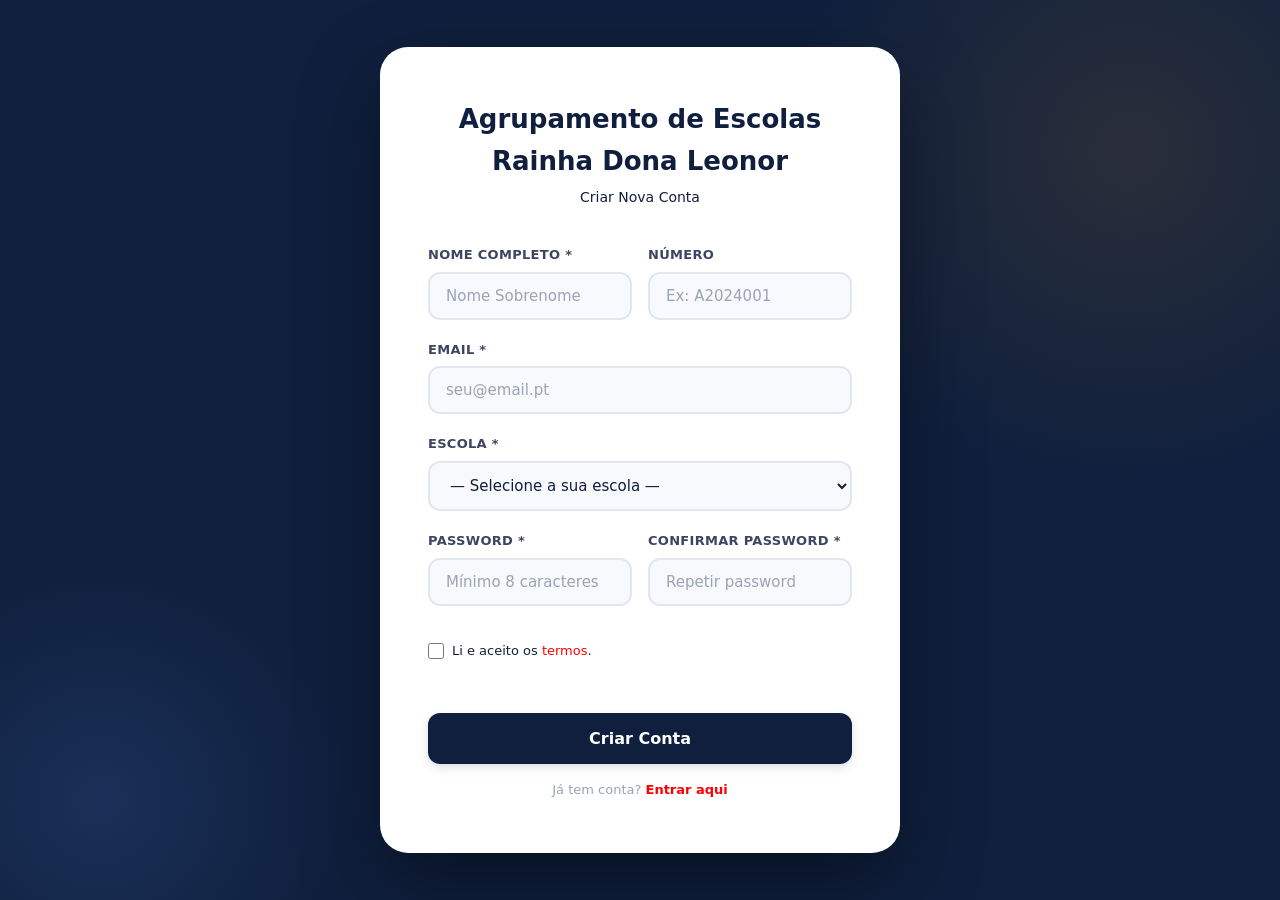
<file: public/criar_conta.html>
<!DOCTYPE html>
<html lang="pt">
<head>
  <meta charset="UTF-8"/>
  <meta name="viewport" content="width=device-width, initial-scale=1.0"/>
  <title>Agrupamento de Escola Rainha Dona Leonor</title>
  <link rel="stylesheet" href="style.css"/>
  <link rel="shortcut icon" href="imagem dos led.png" type="image/x-icon">
</head>
<body>

<div class="toast-container" id="toastContainer"></div>

<div style="min-height:100vh;display:flex;align-items:center;justify-content:center;background:var(--navy);position:relative;overflow:hidden;">

  <div class="login-bg-decoration"></div>

  <div class="login-card" style="max-width:520px;">

    <div class="login-logo">
      <h1>Agrupamento de Escolas Rainha Dona Leonor</h1>
      <p>Criar Nova Conta</p>
    </div>

    <div id="registerAlert"></div>

    <!-- Formulário de registo  -->
    <form id="registerForm" novalidate>

      <div class="form-row">
        <div class="form-group">
          <label class="form-label">Nome Completo *</label>
          <input type="text" id="regNome" class="form-input"
                 placeholder="Nome Sobrenome"
                 autocomplete="name" maxlength="100" required/>
        </div>
        <div class="form-group">
          <label class="form-label">Número</label>
          <input type="text" id="regNumero" class="form-input"
                 placeholder="Ex: A2024001"
                 maxlength="20"/>
        </div>
      </div>

      <div class="form-group">
        <label class="form-label">Email *</label>
        <input type="email" id="regEmail" class="form-input"
               placeholder="seu@email.pt"
               autocomplete="email" maxlength="150" required/>
      </div>

    <div class="form-group">
        <label class="form-label">Escola *</label>
        <select id="regEscola" class="form-input" required>
          <option value="">— Selecione a sua escola —</option>
          <option value="rainha">Rainha Dona Leonor</option>
          <option value="eugenio">Escola eugenio dos santos</option>
        </select>
      </div>

      <div class="form-row">
        <div class="form-group">
          <label class="form-label">Password *</label>
          <input type="password" id="regPassword" class="form-input"
                 placeholder="Mínimo 8 caracteres"
                 autocomplete="new-password" maxlength="128" required/>
        </div>
        <div class="form-group">
          <label class="form-label">Confirmar Password *</label>
          <input type="password" id="regPasswordConfirm" class="form-input"
                 placeholder="Repetir password"
                 autocomplete="new-password" maxlength="128" required/>
        </div>
      </div>

      <!-- Indicador de força da password -->
      <div id="pwStrength" style="margin-top:-12px;margin-bottom:16px;display:none;">
        <div style="height:4px;border-radius:2px;background:var(--gray-100);overflow:hidden;">
          <div id="pwStrengthBar" style="height:100%;width:0;transition:all 0.3s;border-radius:2px;"></div>
        </div>
        <span id="pwStrengthLabel" style="font-size:11px;color:var(--gray-500);margin-top:4px;display:block;"></span>
      </div>


      <!-- Termos obrigatórios -->
      <div style="display:flex;align-items:center;gap:8px;margin-top:15px;">
    <input type="checkbox" id="regTermos" required
         style="width:16px;height:16px;cursor:pointer;accent-color:var(--navy);flex-shrink:0;"/>
      <label for="regTermos" style="font-size:13px;cursor:pointer">
        Li e aceito os <a href="termos.html" target="_blank" style="color: red; font-size:13px; margin-top: 12px; ">termos</a>.
      </label>
    </div>
      <br>
      <br>

      <button type="submit" class="btn btn-navy btn-full btn-lg" id="registerBtn">
        Criar Conta
      </button>

    </form>

    <p class="text-center mt-16" style="font-size:13px;color:var(--gray-300);">
      Já tem conta? <a href="/" style="color:red;font-weight:600;">Entrar aqui</a>
    </p>
    </div>

  </div>
</div>

<script>
'use strict';

const $ = (sel) => document.querySelector(sel);
const setText = (el, txt) => { if (el) el.textContent = String(txt ?? ''); };

function showToast(msg, type = 'success') {
  const icons = { success: '✅', error: '❌', warning: '⚠️', info: 'ℹ️' };
  const container = $('#toastContainer');
  const toast = document.createElement('div');
  toast.className = `toast ${type}`;

  const icon = document.createElement('span');
  icon.className = 'toast-icon';
  setText(icon, icons[type] || 'ℹ️');

  const text = document.createElement('span');
  text.className = 'toast-msg';
  setText(text, msg);

  toast.appendChild(icon);
  toast.appendChild(text);
  container.appendChild(toast);

  setTimeout(() => {
    toast.style.animation = 'toastIn 0.3s reverse both';
    setTimeout(() => toast.remove(), 300);
  }, 4000);
}

function showAlert(msg, type = 'error') {
  const el = $('#registerAlert');
  el.innerHTML = '';
  const div = document.createElement('div');
  div.className = `alert alert-${type}`;
  setText(div, msg);
  el.appendChild(div);
  el.scrollIntoView({ behavior: 'smooth', block: 'nearest' });
}
function clearAlert() { $('#registerAlert').innerHTML = ''; }

// Força da password 
$('#regPassword').addEventListener('input', function () {
  const val  = this.value;
  const wrap = $('#pwStrength');
  const bar  = $('#pwStrengthBar');
  const lbl  = $('#pwStrengthLabel');

  if (!val) { wrap.style.display = 'none'; return; }
  wrap.style.display = 'block';

  let score = 0;
  if (val.length >= 8)           score++;
  if (val.length >= 12)          score++;
  if (/[A-Z]/.test(val))         score++;
  if (/[a-z]/.test(val))         score++;
  if (/\d/.test(val))            score++;
  if (/[^A-Za-z0-9]/.test(val)) score++;

  const levels = [
    { w: '16%',  color: '#e74c3c', label: 'Muito fraca'  },
    { w: '33%',  color: '#e67e22', label: 'Fraca'        },
    { w: '50%',  color: '#f39c12', label: 'Razoável'     },
    { w: '66%',  color: '#3498db', label: 'Boa'          },
    { w: '83%',  color: '#27ae60', label: 'Forte'        },
    { w: '100%', color: '#1a8a5a', label: 'Muito forte'  },
  ];
  const lvl = levels[Math.min(score, 5)];
  bar.style.width      = lvl.w;
  bar.style.background = lvl.color;
  setText(lbl, lvl.label);
});

// Sub,eter o registo
$('#registerForm').addEventListener('submit', async (e) => {
  e.preventDefault();
  clearAlert();

  const nome     = $('#regNome').value.trim();
  const numero   = $('#regNumero').value.trim();
  const email    = $('#regEmail').value.trim();
  const password = $('#regPassword').value;
  const confirm  = $('#regPasswordConfirm').value;
  const escola = $('#regEscola').value;
  const termosAceites = $('#regTermos').checked;
  const role     = document.querySelector('input[name="regRole"]:checked')?.value || 'aluno';

  if (!nome || !email || !password || !confirm) {
    showAlert('Preencha todos os campos obrigatórios (*).'); return;
  }
  if (nome.length < 2) {
    showAlert('O nome deve ter pelo menos 2 caracteres.'); return;
  }
  if (!/^\w+([.-]?\w+)*@\w+([.-]?\w+)*(\.\w{2,10})+$/.test(email)) {
    showAlert('Introduza um email válido.'); return;
  }
  if (password.length < 8) {
    showAlert('A password deve ter no mínimo 8 caracteres.'); return;
  }
  if (!/(?=.*[a-z])(?=.*[A-Z])(?=.*\d)/.test(password)) {
    showAlert('A password deve conter pelo menos uma maiúscula, uma minúscula e um número.'); return;
  }
  if (password !== confirm) {
    showAlert('As passwords não coincidem.');
    $('#regPasswordConfirm').classList.add('error'); return;
  }
  $('#regPasswordConfirm').classList.remove('error');

if (!escola || !['rainha','eugenio'].includes(escola)) {
  showAlert('Selecione a sua escola.'); return;
}
if (!termosAceites) {
  showAlert('Para poder proseguir é obrigatorio aceitar os termos e condições da plataforma.'); return; // NOTA: não inclui politica de privacidade 
}

  const btn = $('#registerBtn');
  setText(btn, 'A criar conta...');
  btn.disabled = true;

  try {
    const res = await fetch('/api/auth/register', {
      method: 'POST',
      headers: { 'Content-Type': 'application/json' },
      credentials: 'same-origin',
      body: JSON.stringify({ nome, numero, email, escola, password, role })
    });

    const data = await res.json();

    if (res.ok) {
      // Esconde formulário e mostra mensagem de sucesso
      $('#registerForm').style.display = 'none';
      document.querySelector('.text-center.mt-16').style.display = 'none';
      const alertEl = $('#registerAlert');
      alertEl.innerHTML = '';
      const div = document.createElement('div');
      div.style.cssText = 'text-align:center;padding:32px 16px;';
      div.innerHTML = `
        <h3 style="color:var(--navy);margin-bottom:8px;">Conta criada com sucesso!</h3>
        <p style="color:var(--gray-500);font-size:14px;margin-bottom:24px;">
          A sua conta está a aguardar ativação pelo administrador.<br/>
          Receberá um email quando a conta for ativada.
        </p>
        <a href="/" class="btn btn-navy">Voltar ao Login</a>
      `;
      alertEl.appendChild(div);
    } else {
      showAlert(data.message || 'Erro ao criar conta. Tente novamente.');
      setText(btn, 'Criar Conta');
      btn.disabled = false;
    }
  } catch (err) {
    showAlert('Erro de ligação. Verifique a sua conexão e tente novamente.');
    setText(btn, 'Criar Conta');
    btn.disabled = false;
  }
});
</script>

</body>
</html>
</file>
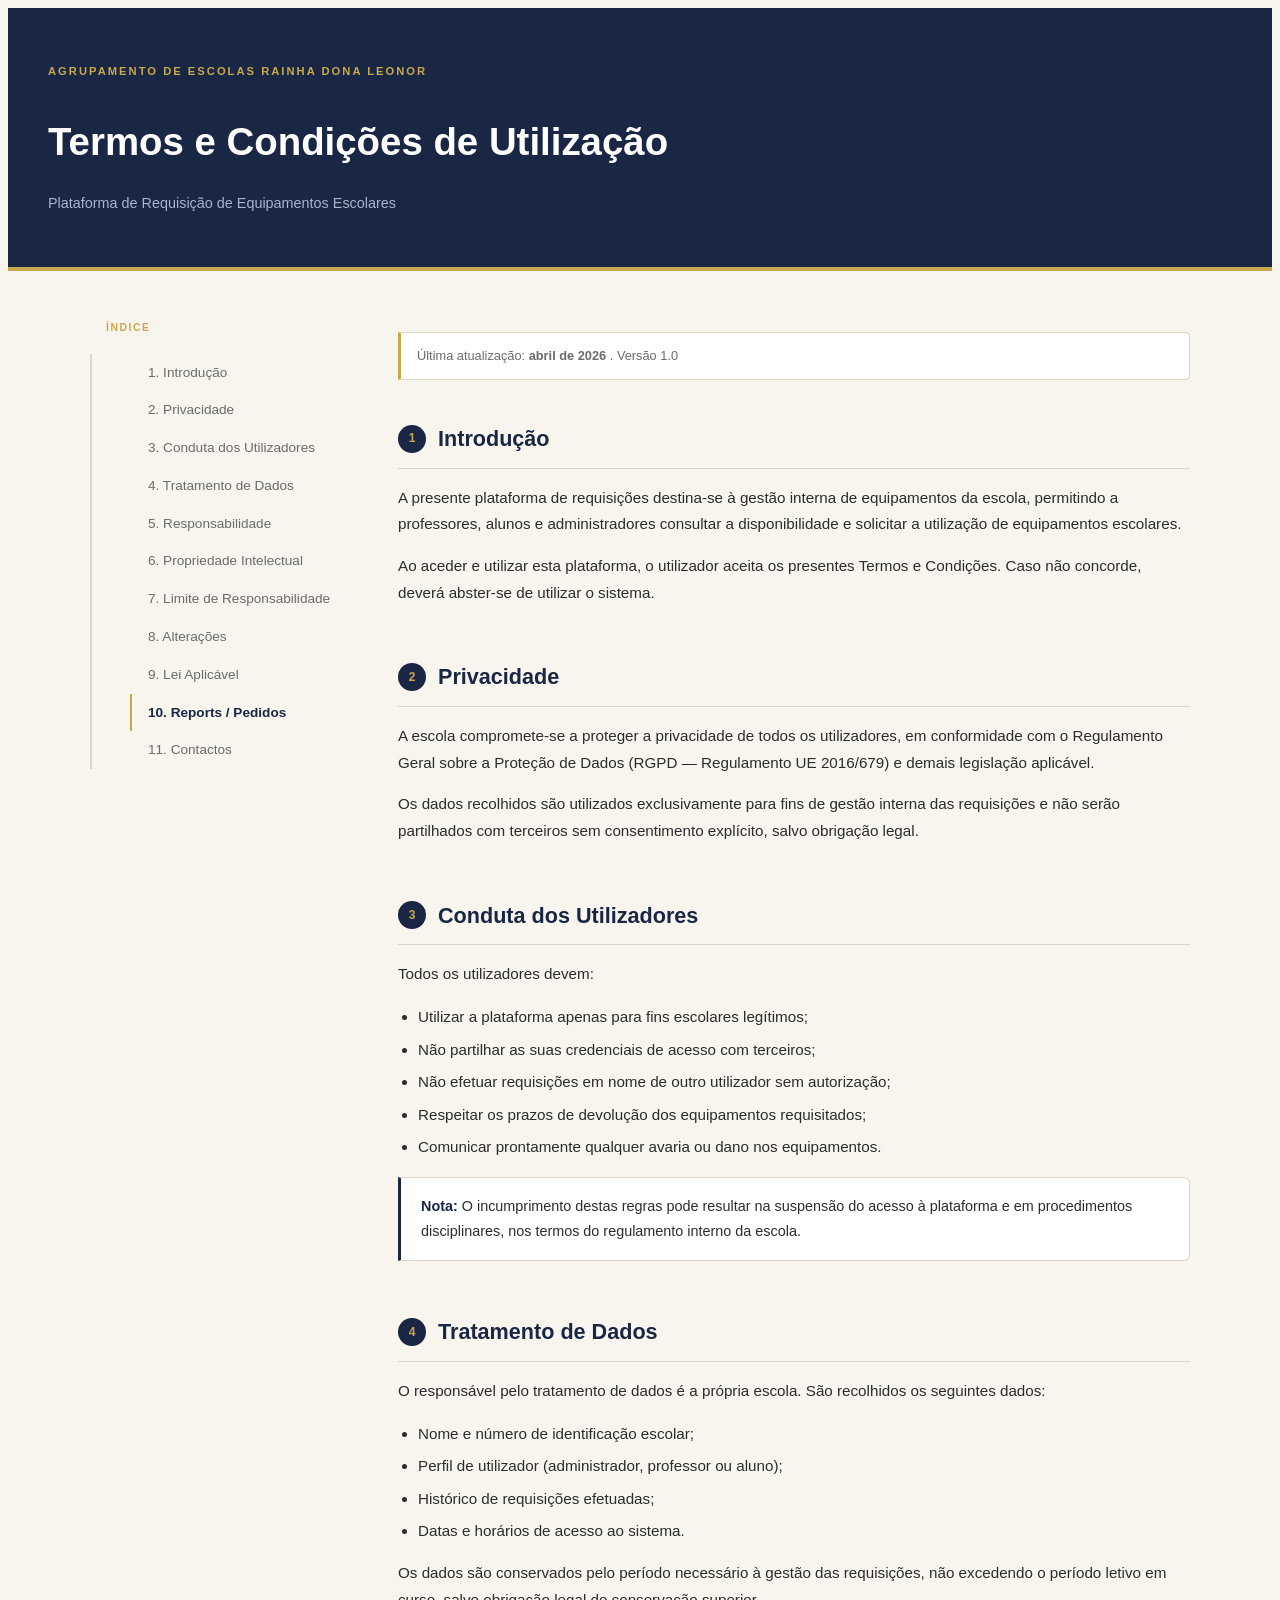
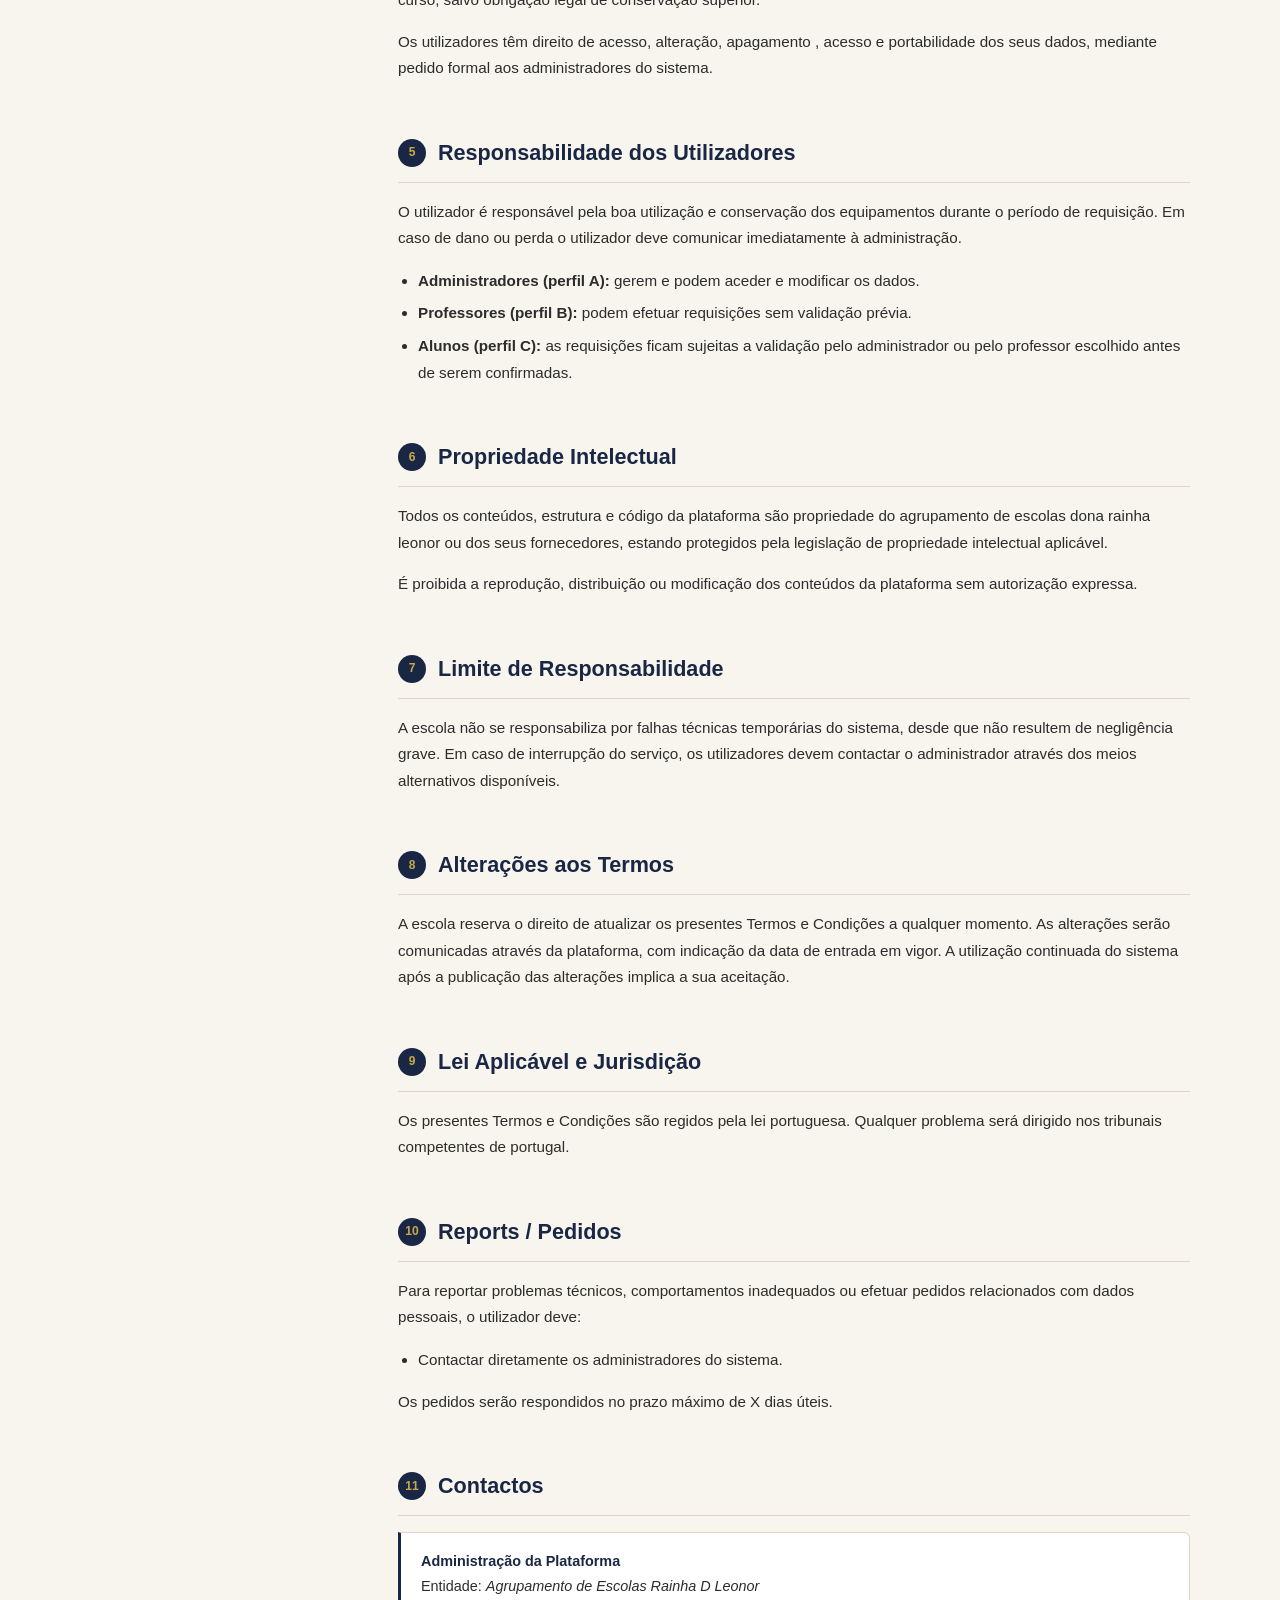
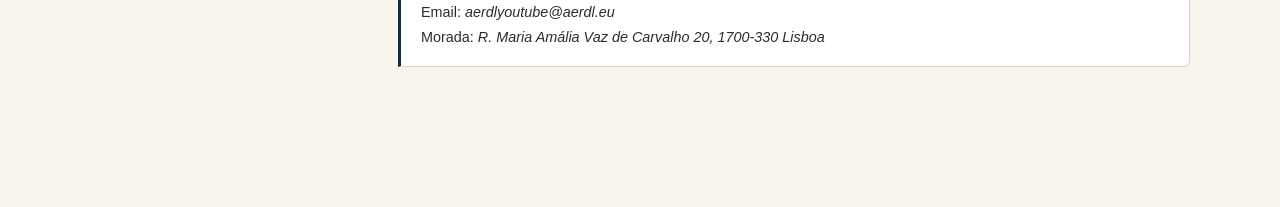
<file: public/termos.html>
<!DOCTYPE html>
<html lang="pt">
<head>
  <meta charset="UTF-8" />
  <meta name="viewport" content="width=device-width, initial-scale=1.0"/>
  <title>Termos e Condições - Agrupamento de Escolas Rainha Dona Leonor</title>
  <link rel="stylesheet" href="termos.css">
</head>
<body>

<header>
  <div class="badge">Agrupamento de Escolas Rainha Dona Leonor</div>
  <h1>Termos e Condições de Utilização</h1>
  <p>Plataforma de Requisição de Equipamentos Escolares</p>
</header>

<div class="layout">

  <nav class="terms-sidebar">
    <div class="sticky">
      <h2>Índice</h2>
      <ul id="nav-list">
        <li><a href="#intro">1. Introdução</a></li>
        <li><a href="#privacidade">2. Privacidade</a></li>
        <li><a href="#conduta">3. Conduta dos Utilizadores</a></li>
        <li><a href="#dados">4. Tratamento de Dados</a></li>
        <li><a href="#responsabilidade">5. Responsabilidade</a></li>
        <li><a href="#intelectual">6. Propriedade Intelectual</a></li>
        <li><a href="#limite">7. Limite de Responsabilidade</a></li>
        <li><a href="#alteracoes">8. Alterações</a></li>
        <li><a href="#lei">9. Lei Aplicável</a></li>
        <li><a href="#reports">10. Reports / Pedidos</a></li>
        <li><a href="#contactos">11. Contactos</a></li>
      </ul>
    </div>
  </nav>

  <main>

    <p class="last-updated">Última atualização: <strong>abril de 2026</strong> . Versão 1.0</p>

    <section id="intro">
      <h2><span class="num">1</span> Introdução</h2>
      <p>A presente plataforma de requisições destina-se à gestão interna de equipamentos da escola, permitindo a professores, alunos e administradores consultar a disponibilidade e solicitar a utilização de equipamentos escolares.</p>
      <p>Ao aceder e utilizar esta plataforma, o utilizador aceita os presentes Termos e Condições. Caso não concorde, deverá abster-se de utilizar o sistema.</p>
    </section>

    <section id="privacidade">
      <h2><span class="num">2</span> Privacidade</h2>
      <p>A escola compromete-se a proteger a privacidade de todos os utilizadores, em conformidade com o Regulamento Geral sobre a Proteção de Dados (RGPD — Regulamento UE 2016/679) e demais legislação aplicável.</p>
      <p>Os dados recolhidos são utilizados exclusivamente para fins de gestão interna das requisições e não serão partilhados com terceiros sem consentimento explícito, salvo obrigação legal.</p>
    </section>

    <section id="conduta">
      <h2><span class="num">3</span> Conduta dos Utilizadores</h2>
      <p>Todos os utilizadores devem:</p>
      <ul>
        <li>Utilizar a plataforma apenas para fins escolares legítimos;</li>
        <li>Não partilhar as suas credenciais de acesso com terceiros;</li>
        <li>Não efetuar requisições em nome de outro utilizador sem autorização;</li>
        <li>Respeitar os prazos de devolução dos equipamentos requisitados;</li>
        <li>Comunicar prontamente qualquer avaria ou dano nos equipamentos.</li>
      </ul>
      <div class="highlight-box">
        <strong>Nota:</strong> O incumprimento destas regras pode resultar na suspensão do acesso à plataforma e em procedimentos disciplinares, nos termos do regulamento interno da escola.
      </div>
    </section>

    <section id="dados">
      <h2><span class="num">4</span> Tratamento de Dados</h2>
      <p>O responsável pelo tratamento de dados é a própria escola. São recolhidos os seguintes dados:</p>
      <ul>
        <li>Nome e número de identificação escolar;</li>
        <li>Perfil de utilizador (administrador, professor ou aluno);</li>
        <li>Histórico de requisições efetuadas;</li>
        <li>Datas e horários de acesso ao sistema.</li>
      </ul>
      <p>Os dados são conservados pelo período necessário à gestão das requisições, não excedendo o período letivo em curso, salvo obrigação legal de conservação superior.</p>
      <p>Os utilizadores têm direito de acesso, alteração, apagamento , acesso e portabilidade dos seus dados, mediante pedido formal aos administradores do sistema.</p>
    </section>

    <section id="responsabilidade">
      <h2><span class="num">5</span> Responsabilidade dos Utilizadores</h2>
      <p>O utilizador é responsável pela boa utilização e conservação dos equipamentos durante o período de requisição. Em caso de dano ou perda o utilizador deve comunicar imediatamente à administração.</p>
      <ul>
        <li><strong>Administradores (perfil A):</strong> gerem e podem aceder e modificar os dados.</li>
        <li><strong>Professores (perfil B):</strong> podem efetuar requisições sem validação prévia.</li>
        <li><strong>Alunos (perfil C):</strong> as requisições ficam sujeitas a validação pelo administrador ou pelo professor escolhido antes de serem confirmadas.</li>
      </ul>
    </section>

    <section id="intelectual">
      <h2><span class="num">6</span> Propriedade Intelectual</h2>
      <p>Todos os conteúdos, estrutura e código da plataforma são propriedade do agrupamento de escolas dona rainha leonor ou dos seus fornecedores, estando protegidos pela legislação de propriedade intelectual aplicável.</p>
      <p>É proibida a reprodução, distribuição ou modificação dos conteúdos da plataforma sem autorização expressa.</p>
    </section>

    <section id="limite">
      <h2><span class="num">7</span> Limite de Responsabilidade</h2>
      <p>A escola não se responsabiliza por falhas técnicas temporárias do sistema, desde que não resultem de negligência grave. Em caso de interrupção do serviço, os utilizadores devem contactar o administrador através dos meios alternativos disponíveis.</p>
    </section>

    <section id="alteracoes">
      <h2><span class="num">8</span> Alterações aos Termos</h2>
      <p>A escola reserva o direito de atualizar os presentes Termos e Condições a qualquer momento. As alterações serão comunicadas através da plataforma, com indicação da data de entrada em vigor. A utilização continuada do sistema após a publicação das alterações implica a sua aceitação.</p>
    </section>

    <section id="lei">
      <h2><span class="num">9</span> Lei Aplicável e Jurisdição</h2>
      <p>Os presentes Termos e Condições são regidos pela lei portuguesa. Qualquer problema será dirigido nos tribunais competentes de portugal.</p>
    </section>

    <section id="reports">
      <h2><span class="num">10</span> Reports / Pedidos</h2>
      <p>Para reportar problemas técnicos, comportamentos inadequados ou efetuar pedidos relacionados com dados pessoais, o utilizador deve:</p>
      <ul>
        <li>Contactar diretamente os administradores do sistema.</li>
      </ul>
      <p>Os pedidos serão respondidos no prazo máximo de X dias úteis.</p>
    </section>

    <section id="contactos">
      <h2><span class="num">11</span> Contactos</h2>
      <div class="highlight-box">
        <strong>Administração da Plataforma</strong><br/>
        Entidade: <em>Agrupamento de Escolas Rainha D Leonor</em><br/>
        Email: <em>aerdlyoutube@aerdl.eu</em><br/>
        Morada: <em>R. Maria Amália Vaz de Carvalho 20, 1700-330 Lisboa</em>
      </div>
    </section>

  </main>
</div>

<script>
  const sections = document.querySelectorAll('section[id]');
  const navLinks = document.querySelectorAll('#nav-list a');

  const observer = new IntersectionObserver((entries) => {
    entries.forEach(entry => {
      if (entry.isIntersecting) {
        navLinks.forEach(a => a.classList.remove('active'));
        const active = document.querySelector(`#nav-list a[href="#${entry.target.id}"]`);
        if (active) active.classList.add('active');
      }
    });
  }, { rootMargin: '-30% 0px -60% 0px' });

  sections.forEach(s => observer.observe(s));
</script>

</body>
</html>
</file>
<file: public/style.css>
:root {
  --navy: #0f1f3d;
  --navy-mid: #1a3460;
  --navy-light: #2a4a80;
  --amber: #e8a020;
  --amber-light: #f5c250;
  --amber-pale: #fef5e0;
  --white: #ffffff;
  --off-white: #f8f9fc;
  --gray-50: #f0f2f7;
  --gray-100: #e2e6ef;
  --gray-300: #9aa3b8;
  --gray-500: #6b7591;
  --gray-700: #3d4560;
  --green: #1a8a5a;
  --green-light: #e8f5ee;
  --red: #c0392b;
  --red-light: #fdf0ee;
  --orange: #d97706;
  --orange-light: #fef3e2;
  --blue: #2563eb;
  --blue-light: #eff6ff;
  
  --shadow-sm: 0 1px 3px rgba(15,31,61,0.08), 0 1px 2px rgba(15,31,61,0.04);
  --shadow-md: 0 4px 12px rgba(15,31,61,0.10), 0 2px 4px rgba(15,31,61,0.06);
  --shadow-lg: 0 16px 40px rgba(15,31,61,0.14), 0 4px 8px rgba(15,31,61,0.08);
  --shadow-amber: 0 4px 20px rgba(232,160,32,0.25);
  
  --radius-sm: 6px;
  --radius-md: 12px;
  --radius-lg: 20px;
  --radius-xl: 28px;
  
  --transition: all 0.22s cubic-bezier(0.4,0,0.2,1);
}


*, *::before, *::after { box-sizing: border-box; margin: 0; padding: 0; }
html { scroll-behavior: smooth; font-size: 16px; }
body {
    font-family: -apple-system, BlinkMacSystemFont, 'Segoe UI', system-ui, sans-serif;
  background: var(--off-white);
  color: var(--navy);
  min-height: 100vh;
  line-height: 1.6;
}

img { max-width: 100%; display: block; }
button { cursor: pointer; font-family: inherit; }
input, textarea, select { font-family: inherit; }
a { text-decoration: none; color: inherit; }

.page { display: none; min-height: 100vh; }
.page.active { display: block; }
.page.flex-page { display: none; }
.page.flex-page.active { display: flex; }

#loginPage {
  min-height: 100vh;
  display: none;
  align-items: center;
  justify-content: center;
  background: var(--navy);
  position: relative;
  overflow: hidden;
}
#loginPage.active { display: flex; }

.login-bg-decoration {
  position: absolute; inset: 0; pointer-events: none;
}
.login-bg-decoration::before {
  content: '';
  position: absolute;
  top: -200px; right: -200px;
  width: 700px; height: 700px;
  border-radius: 50%;
  background: radial-gradient(circle, rgba(232,160,32,0.12) 0%, transparent 70%);
}
.login-bg-decoration::after {
  content: '';
  position: absolute;
  bottom: -150px; left: -150px;
  width: 500px; height: 500px;
  border-radius: 50%;
  background: radial-gradient(circle, rgba(42,74,128,0.4) 0%, transparent 70%);
}

.login-card {
  background: var(--white);
  border-radius: var(--radius-xl);
  padding: 52px 48px;
  width: 100%;
  max-width: 460px;
  position: relative;
  z-index: 1;
  box-shadow: 0 32px 80px rgba(0,0,0,0.4);
  animation: slideUp 0.5s cubic-bezier(0.4,0,0.2,1) both;
}
@keyframes slideUp {
  from { opacity: 0; transform: translateY(30px); }
  to   { opacity: 1; transform: translateY(0); }
}

.login-logo {
  text-align: center;
  margin-bottom: 36px;
}

.login-logo h1 {
  font-size: 26px; font-weight: 700;
}

.login-logo p {
  font-size: 14px;
  margin-top: 4px;
}

.form-group { margin-bottom: 20px; }
.form-label {
  display: block;
  font-size: 13px; font-weight: 600;
  color: var(--gray-700);
  margin-bottom: 6px;
  letter-spacing: 0.3px;
  text-transform: uppercase;
}
.form-input {
  width: 100%;
  padding: 13px 16px;
  border: 2px solid var(--gray-100);
  border-radius: var(--radius-md);
  font-size: 15px;
  color: var(--navy);
  background: var(--off-white);
  transition: var(--transition);
  outline: none;
}
.form-input:focus {
  border-color: var(--amber);
  background: var(--white);
  box-shadow: 0 0 0 4px rgba(232,160,32,0.12);
}
.form-input::placeholder { color: var(--gray-300); }
.form-input.error { border-color: var(--red); }
select.form-input { cursor: pointer; }

.form-row { display: grid; grid-template-columns: 1fr 1fr; gap: 16px; }

.btn {
  display: inline-flex; align-items: center; justify-content: center; gap: 8px;
  padding: 12px 24px;
  border: none; border-radius: var(--radius-md);
  font-size: 15px; font-weight: 600;
  cursor: pointer; transition: var(--transition);
  white-space: nowrap; user-select: none;
}
.btn-primary {
  background: linear-gradient(135deg, var(--amber), #d4831a);
  color: var(--white);
  box-shadow: var(--shadow-amber);
}
.btn-primary:hover { filter: brightness(1.08); transform: translateY(-1px); box-shadow: 0 6px 25px rgba(232,160,32,0.35); }
.btn-primary:active { transform: translateY(0); }
.btn-secondary {
  background: var(--gray-50); color: var(--navy);
  border: 2px solid var(--gray-100);
}
.btn-secondary:hover { background: var(--gray-100); }
.btn-navy {
  background: var(--navy); color: var(--white);
  box-shadow: var(--shadow-md);
}
.btn-navy:hover { background: var(--navy-mid); transform: translateY(-1px); }
.btn-danger { background: var(--red); color: var(--white); }
.btn-danger:hover { background: #a93226; transform: translateY(-1px); }
.btn-success { background: var(--green); color: var(--white); }
.btn-success:hover { background: #157a4e; transform: translateY(-1px); }
.btn-sm { padding: 8px 16px; font-size: 13px; border-radius: var(--radius-sm); }
.btn-full { width: 100%; }
.btn-lg { padding: 16px 32px; font-size: 16px; }
.btn:disabled { opacity: 0.5; cursor: not-allowed; transform: none; }

#appPage {
  display: none;
  min-height: 100vh;
  background: var(--off-white);
}
#appPage.active { display: block; }

.sidebar {
  position: fixed; top: 0; left: 0;
  width: 260px; height: 100vh;
  background: var(--navy);
  display: flex; flex-direction: column;
  z-index: 100;
  box-shadow: 4px 0 20px rgba(0,0,0,0.15);
}
.sidebar-brand {
  padding: 28px 24px 20px;
  border-bottom: 1px solid rgba(255,255,255,0.08);
}
.sidebar-brand h2 {
  font-size: 18px; font-weight: 700;
  color: var(--white);
}
.sidebar-brand p {
  font-size: 12px; color: rgba(255,255,255,0.45);
  margin-top: 2px;
}

.sidebar-nav {
  flex: 1; padding: 16px 0; overflow-y: auto;
}
.nav-section-title {
  font-size: 10px; font-weight: 700;
  color: rgba(255,255,255,0.3);
  letter-spacing: 1.5px; text-transform: uppercase;
  padding: 8px 24px 4px;
  margin-top: 8px;
}
.nav-item {
  display: flex; align-items: center; gap: 12px;
  padding: 11px 24px;
  color: rgba(255,255,255,0.6);
  font-size: 14px; font-weight: 500;
  cursor: pointer; transition: var(--transition);
  border-left: 3px solid transparent;
  position: relative;
}
.nav-item:hover { color: var(--white); background: rgba(255,255,255,0.06); }
.nav-item.active {
  color: var(--amber-light);
  background: rgba(232,160,32,0.08);
  border-left-color: var(--amber);
}
.nav-item .nav-icon { font-size: 18px; width: 22px; text-align: center; }
.nav-badge {
  margin-left: auto;
  background: var(--red); color: white;
  font-size: 11px; font-weight: 700;
  padding: 2px 7px; border-radius: 20px;
  min-width: 20px; text-align: center;
  display: none;
}
.nav-badge.show { display: inline-block; }

.sidebar-user {
  padding: 16px 24px;
  border-top: 1px solid rgba(255,255,255,0.08);
  display: flex; align-items: center; gap: 12px;
}
.user-avatar {
  width: 38px; height: 38px;
  background: linear-gradient(135deg, var(--navy-light), var(--amber));
  border-radius: 50%;
  display: flex; align-items: center; justify-content: center;
  font-size: 16px; font-weight: 700; color: white;
  flex-shrink: 0;
}
.user-info { flex: 1; min-width: 0; }
.user-name {
  font-size: 13px; font-weight: 600; color: var(--white);
  white-space: nowrap; overflow: hidden; text-overflow: ellipsis;
}
.user-role {
  font-size: 11px; color: rgba(255,255,255,0.4);
  text-transform: capitalize;
}
.btn-logout {
  background: none; border: none; padding: 6px;
  color: rgba(255,255,255,0.4); cursor: pointer;
  border-radius: 8px; transition: var(--transition); font-size: 16px;
}
.btn-logout:hover { color: var(--red); background: rgba(255,255,255,0.06); }

.main-content {
  margin-left: 260px;
  min-height: 100vh;
  display: flex; flex-direction: column;
}
.main-header {
  background: var(--white);
  padding: 20px 36px;
  border-bottom: 1px solid var(--gray-100);
  display: flex; align-items: center; justify-content: space-between;
  position: sticky; top: 0; z-index: 50;
  box-shadow: var(--shadow-sm);
}
.header-title h1 {
  font-size: 22px; font-weight: 700; color: var(--navy);
}
.header-title p { font-size: 13px; color: var(--gray-500); margin-top: 2px; }
.header-actions { display: flex; gap: 12px; align-items: center; }

.page-body { padding: 32px 36px; flex: 1; }

.view { display: none; }
.view.active { display: block; }

.stats-grid {
  display: grid;
  grid-template-columns: repeat(auto-fit, minmax(200px, 1fr));
  gap: 20px;
  margin-bottom: 32px;
}
.stat-card {
  background: var(--white);
  border-radius: var(--radius-lg);
  padding: 24px;
  box-shadow: var(--shadow-sm);
  border: 1px solid var(--gray-100);
  display: flex; align-items: center; gap: 18px;
  transition: var(--transition);
  animation: fadeInUp 0.4s both;
}
.stat-card:hover { box-shadow: var(--shadow-md); transform: translateY(-2px); }
@keyframes fadeInUp {
  from { opacity: 0; transform: translateY(14px); }
  to   { opacity: 1; transform: translateY(0); }
}
.stat-icon {
  width: 52px; height: 52px;
  border-radius: var(--radius-md);
  display: flex; align-items: center; justify-content: center;
  font-size: 24px; flex-shrink: 0;
}
.stat-icon.navy { background: rgba(15,31,61,0.08); }
.stat-icon.amber { background: var(--amber-pale); }
.stat-icon.green { background: var(--green-light); }
.stat-icon.red { background: var(--red-light); }
.stat-value {
  font-size: 30px; font-weight: 700; color: var(--navy);
  line-height: 1;
}
.stat-label { font-size: 13px; color: var(--gray-500); margin-top: 4px; }

.materials-grid {
  display: grid;
  grid-template-columns: repeat(auto-fill, minmax(280px, 1fr));
  gap: 20px;
}
.material-card {
  background: var(--white);
  border-radius: var(--radius-lg);
  border: 2px solid var(--gray-100);
  padding: 24px;
  cursor: pointer;
  transition: var(--transition);
  animation: fadeInUp 0.4s both;
  position: relative;
  overflow: hidden;
}
.material-card:hover {
  border-color: var(--amber);
  box-shadow: var(--shadow-md);
  transform: translateY(-3px);
}
.material-card::before {
  content: '';
  position: absolute; top: 0; left: 0; right: 0;
  height: 3px;
  background: linear-gradient(90deg, var(--amber), var(--amber-light));
  opacity: 0; transition: var(--transition);
}
.material-card:hover::before { opacity: 1; }
.material-card-icon {
  font-size: 40px; margin-bottom: 14px;
  display: block; line-height: 1;
}
.material-card-name {
  font-size: 17px; font-weight: 600; color: var(--navy);
  margin-bottom: 6px;
}
.material-card-cat {
  font-size: 12px; color: var(--gray-500);
  display: flex; align-items: center; gap: 6px;
  margin-bottom: 14px;
}
.material-card-footer {
  display: flex; align-items: center; justify-content: space-between;
  padding-top: 14px;
  border-top: 1px solid var(--gray-100);
}
.material-qty { font-size: 13px; color: var(--gray-500); }
.material-qty strong { color: var(--navy); font-weight: 600; }

.badge {
  display: inline-flex; align-items: center; gap: 5px;
  padding: 4px 10px; border-radius: 20px;
  font-size: 12px; font-weight: 600; letter-spacing: 0.3px;
}
.badge-green { background: var(--green-light); color: var(--green); }
.badge-red { background: var(--red-light); color: var(--red); }
.badge-amber { background: var(--amber-pale); color: var(--orange); }
.badge-blue { background: var(--blue-light); color: var(--blue); }
.badge-gray { background: var(--gray-50); color: var(--gray-500); }
.badge-navy { background: rgba(15,31,61,0.08); color: var(--navy); }
.badge-orange { background: var(--orange-light); color: var(--orange); }

.table-container {
  background: var(--white);
  border-radius: var(--radius-lg);
  border: 1px solid var(--gray-100);
  overflow: hidden;
  box-shadow: var(--shadow-sm);
}
table { width: 100%; border-collapse: collapse; }
thead { background: var(--navy); }
thead th {
  padding: 14px 20px;
  font-size: 12px; font-weight: 600;
  color: rgba(255,255,255,0.7);
  text-align: left; letter-spacing: 0.8px; text-transform: uppercase;
}
tbody tr {
  border-bottom: 1px solid var(--gray-100);
  transition: var(--transition);
}
tbody tr:last-child { border-bottom: none; }
tbody tr:hover { background: var(--gray-50); }
tbody td { padding: 14px 20px; font-size: 14px; color: var(--gray-700); }

.modal-overlay {
  position: fixed; inset: 0;
  background: rgba(15,31,61,0.55);
  backdrop-filter: blur(4px);
  z-index: 200;
  display: none; align-items: center; justify-content: center;
  padding: 20px;
  animation: fadeIn 0.2s both;
}
.modal-overlay.active { display: flex; }
@keyframes fadeIn { from { opacity: 0; } to { opacity: 1; } }

.modal {
  background: var(--white);
  border-radius: var(--radius-xl);
  width: 100%; max-width: 600px;
  max-height: 90vh; overflow-y: auto;
  box-shadow: 0 32px 80px rgba(0,0,0,0.3);
  animation: modalIn 0.3s cubic-bezier(0.4,0,0.2,1) both;
}
@keyframes modalIn {
  from { opacity: 0; transform: scale(0.94) translateY(20px); }
  to   { opacity: 1; transform: scale(1) translateY(0); }
}
.modal-header {
  padding: 28px 32px 20px;
  border-bottom: 1px solid var(--gray-100);
  display: flex; align-items: center; justify-content: space-between;
}
.modal-header h2 {
  font-size: 20px; font-weight: 700; color: var(--navy);
}
.modal-close {
  background: var(--gray-50); border: none;
  width: 36px; height: 36px; border-radius: 50%;
  display: flex; align-items: center; justify-content: center;
  cursor: pointer; font-size: 18px; color: var(--gray-500);
  transition: var(--transition);
}
.modal-close:hover { background: var(--gray-100); color: var(--navy); }
.modal-body { padding: 24px 32px; }
.modal-footer {
  padding: 20px 32px 28px;
  display: flex; gap: 12px; justify-content: flex-end;
  border-top: 1px solid var(--gray-100);
}

.material-detail-header {
  display: flex; align-items: flex-start; gap: 20px;
  margin-bottom: 24px;
}
.material-detail-icon {
  font-size: 56px; line-height: 1;
  width: 80px; height: 80px;
  background: var(--gray-50);
  border-radius: var(--radius-md);
  display: flex; align-items: center; justify-content: center;
  flex-shrink: 0;
}
.material-detail-info h3 {
  font-size: 24px; font-weight: 700; color: var(--navy);
  margin-bottom: 8px;
}
.material-detail-meta { display: flex; flex-wrap: wrap; gap: 8px; }

.aquisicao-history { margin-top: 24px; }
.aquisicao-history h4 {
  font-size: 14px; font-weight: 600;
  color: var(--gray-700); text-transform: uppercase;
  letter-spacing: 0.8px; margin-bottom: 14px;
}
.aquisicao-item {
  background: var(--gray-50);
  border-radius: var(--radius-md);
  padding: 16px;
  margin-bottom: 10px;
  border-left: 4px solid var(--amber);
}
.aquisicao-item.status-pendente { border-left-color: var(--orange); }
.aquisicao-item.status-aprovado, .aquisicao-item.status-em_uso { border-left-color: var(--green); }
.aquisicao-item.status-rejeitado, .aquisicao-item.status-cancelado { border-left-color: var(--red); }
.aquisicao-item.status-devolvido { border-left-color: var(--gray-300); }

.aquisicao-item-header {
  display: flex; justify-content: space-between; align-items: center;
  margin-bottom: 8px;
}
.aquisicao-item-user { font-weight: 600; color: var(--navy); font-size: 14px; }
.aquisicao-item-dates { font-size: 12px; color: var(--gray-500); margin-top: 4px; }

.filter-bar {
  display: flex; gap: 12px; align-items: center;
  margin-bottom: 24px; flex-wrap: wrap;
}
.search-input {
  flex: 1; min-width: 200px;
  padding: 11px 16px 11px 42px;
  border: 2px solid var(--gray-100);
  border-radius: var(--radius-md);
  font-size: 14px; background: var(--white);
  transition: var(--transition); outline: none;
  position: relative;
}
.search-wrapper { position: relative; flex: 1; min-width: 200px; }
.search-icon {
  position: absolute; left: 14px; top: 50%;
  transform: translateY(-50%); color: var(--gray-300);
  pointer-events: none; font-size: 16px;
}
.search-input:focus { border-color: var(--amber); box-shadow: 0 0 0 3px rgba(232,160,32,0.1); }
.filter-select {
  padding: 11px 16px;
  border: 2px solid var(--gray-100);
  border-radius: var(--radius-md);
  font-size: 14px; color: var(--navy);
  background: var(--white); cursor: pointer;
  transition: var(--transition); outline: none;
  min-width: 160px;
}
.filter-select:focus { border-color: var(--amber); }


.alert {
  padding: 14px 20px; border-radius: var(--radius-md);
  font-size: 14px; font-weight: 500; margin-bottom: 16px;
  display: flex; align-items: center; gap: 10px;
  animation: slideDown 0.3s both;
}
@keyframes slideDown {
  from { opacity: 0; transform: translateY(-10px); }
  to   { opacity: 1; transform: translateY(0); }
}
.alert-error { background: var(--red-light); color: var(--red); border: 1px solid #f5b7b1; }
.alert-success { background: var(--green-light); color: var(--green); border: 1px solid #a9dfbf; }
.alert-warning { background: var(--orange-light); color: var(--orange); border: 1px solid #f8d7a0; }
.alert-info { background: var(--blue-light); color: var(--blue); border: 1px solid #bcd4fc; }

.toast-container {
  position: fixed; top: 24px; right: 24px;
  z-index: 9999; display: flex; flex-direction: column; gap: 12px;
  max-width: 360px;
}
.toast {
  background: var(--white);
  border-radius: var(--radius-md);
  padding: 16px 20px;
  box-shadow: var(--shadow-lg);
  border-left: 4px solid var(--amber);
  display: flex; align-items: flex-start; gap: 12px;
  animation: toastIn 0.3s cubic-bezier(0.4,0,0.2,1) both;
  font-size: 14px;
}
@keyframes toastIn {
  from { opacity: 0; transform: translateX(100%); }
  to   { opacity: 1; transform: translateX(0); }
}
.toast.success { border-left-color: var(--green); }
.toast.error { border-left-color: var(--red); }
.toast.warning { border-left-color: var(--orange); }
.toast-icon { font-size: 20px; flex-shrink: 0; }
.toast-msg { color: var(--navy); font-weight: 500; }

.spinner {
  width: 40px; height: 40px;
  border: 3px solid var(--gray-100);
  border-top-color: var(--amber);
  border-radius: 50%;
  animation: spin 0.8s linear infinite;
  margin: 40px auto;
}
@keyframes spin { to { transform: rotate(360deg); } }
.loading-wrapper { text-align: center; padding: 60px 0; }
.loading-wrapper p { color: var(--gray-300); margin-top: 12px; font-size: 14px; }

.empty-state {
  text-align: center; padding: 80px 20px;
}
.empty-state-icon { font-size: 64px; margin-bottom: 20px; opacity: 0.4; }
.empty-state h3 {
  font-size: 20px; color: var(--navy); margin-bottom: 8px;
}
.empty-state p { color: var(--gray-500); font-size: 14px; }

.pending-card {
  background: var(--white);
  border-radius: var(--radius-lg);
  border: 1px solid var(--gray-100);
  padding: 20px 24px;
  margin-bottom: 14px;
  display: flex; align-items: center; gap: 20px;
  box-shadow: var(--shadow-sm);
  animation: fadeInUp 0.4s both;
  transition: var(--transition);
}
.pending-card:hover { box-shadow: var(--shadow-md); }
.pending-card-info { flex: 1; }
.pending-card-title { font-weight: 600; color: var(--navy); font-size: 15px; }
.pending-card-meta { font-size: 13px; color: var(--gray-500); margin-top: 4px; }
.pending-card-actions { display: flex; gap: 8px; flex-shrink: 0; }

.section-header {
  display: flex; align-items: center; justify-content: space-between;
  margin-bottom: 24px;
}
.section-subtitle { font-size: 13px; color: var(--gray-500); margin-top: 3px; }

.divider { height: 1px; background: var(--gray-100); margin: 20px 0; }

::-webkit-scrollbar { width: 6px; height: 6px; }
::-webkit-scrollbar-track { background: transparent; }
::-webkit-scrollbar-thumb { background: var(--gray-300); border-radius: 3px; }
::-webkit-scrollbar-thumb:hover { background: var(--gray-500); }

@media (max-width: 768px) {
  .sidebar { transform: translateX(-100%); transition: transform 0.3s; }
  .sidebar.open { transform: translateX(0); }
  .main-content { margin-left: 0; }
  .page-body { padding: 20px 16px; }
  .main-header { padding: 16px 20px; }
  .form-row { grid-template-columns: 1fr; }
  .stats-grid { grid-template-columns: 1fr 1fr; }
  .login-card { padding: 36px 28px; }
}

.text-center { text-align: center; }
.mt-8 { margin-top: 8px; }
.mt-16 { margin-top: 16px; }
.mt-24 { margin-top: 24px; }
.mb-16 { margin-bottom: 16px; }
.mb-24 { margin-bottom: 24px; }
.flex { display: flex; }
.flex-center { display: flex; align-items: center; justify-content: center; }
.gap-8 { gap: 8px; }
.gap-12 { gap: 12px; }
.hidden { display: none !important; }
.role-admin { color: var(--amber); }
.role-professor { color: var(--blue); }
.role-aluno { color: var(--green); }

.prof-list {
  max-height: 240px;
  overflow-y: auto;
  border: 1px solid var(--gray-200);
  border-radius: var(--radius-md);
  margin-top: 8px;
}
.prof-item {
  display: flex; align-items: center; gap: 12px;
  padding: 10px 14px;
  cursor: pointer;
  border-bottom: 1px solid var(--gray-100);
  transition: background 0.15s;
}
.prof-item:last-child { border-bottom: none; }
.prof-item:hover { background: var(--gray-50); }
.prof-item.selected {
  background: #e8efff;
  border-left: 3px solid var(--navy);
}
.prof-avatar {
  width: 36px; height: 36px;
  border-radius: 50%;
  background: var(--navy);
  color: #fff;
  display: flex; align-items: center; justify-content: center;
  font-weight: 600;
  flex-shrink: 0;
}
.prof-name { font-weight: 500; }
.prof-meta { font-size: 12px; color: var(--gray-500); }
</file>
<file: public/termos.css>
::before, *::after { box-sizing: border-box; margin: 0; padding: 0; }

    :root {
      --navy: #1a2744;
      --gold: #c9a84c;
      --gold-light: #e8d5a3;
      --cream: #f8f5ef;
      --text: #2c2c2c;
      --muted: #6b6b6b;
      --border: #ddd5c5;
      --sidebar-w: 260px;
    }

    html { scroll-behavior: smooth; }

    body {
      font-family: 'Source Sans 3', sans-serif;
      font-weight: 300;
      background: var(--cream);
      color: var(--text);
      line-height: 1.75;
    }

    header {
      background: var(--navy);
      color: #fff;
      padding: 48px 40px 36px;
      border-bottom: 4px solid var(--gold);
    }
    header .badge {
      display: inline-block;
      font-size: 0.7rem;
      font-weight: 600;
      letter-spacing: 0.18em;
      text-transform: uppercase;
      color: var(--gold);
      margin-bottom: 12px;
    }
    header h1 {
      font-size: clamp(1.6rem, 3vw, 2.4rem);
      font-weight: 600;
      line-height: 1.2;
    }
    header p {
      margin-top: 8px;
      font-size: 0.9rem;
      color: #aab4cc;
    }

    .layout {
      display: flex;
      max-width: 1100px;
      margin: 0 auto;
      padding: 0 20px;
      gap: 48px;
    }

    nav.terms-sidebar {
      flex: 0 0 var(--sidebar-w);
      padding: 40px 0;
    }
    nav.terms-sidebar .sticky {
      position: sticky;
      top: 32px;
    }
    nav.terms-sidebar h2 {
      font-size: 0.65rem;
      font-weight: 600;
      letter-spacing: 0.15em;
      text-transform: uppercase;
      color: var(--gold);
      margin-bottom: 16px;
      padding-left: 16px;
    }
    nav.terms-sidebar ul {
      list-style: none;
      border-left: 2px solid var(--border);
    }
    nav.terms-sidebar ul li a {
      display: block;
      padding: 7px 16px;
      font-size: 0.85rem;
      color: var(--muted);
      text-decoration: none;
      transition: color 0.2s, border-left-color 0.2s;
      border-left: 2px solid transparent;
      margin-left: -2px;
    }
    nav.terms-sidebar ul li a:hover,
    nav.terms-sidebar ul li a.active {
      color: var(--navy);
      border-left-color: var(--gold);
      font-weight: 600;
    }

    main {
      flex: 1;
      padding: 48px 0 80px;
    }

    .last-updated {
      font-size: 0.8rem;
      color: var(--muted);
      margin-bottom: 40px;
      padding: 12px 16px;
      background: #fff;
      border: 1px solid var(--border);
      border-left: 3px solid var(--gold);
      border-radius: 0 4px 4px 0;
    }

    section {
      margin-bottom: 52px;
      scroll-margin-top: 32px;
    }

    section h2 {
      font-size: 1.35rem;
      font-weight: 600;
      color: var(--navy);
      margin-bottom: 16px;
      padding-bottom: 10px;
      border-bottom: 1px solid var(--border);
      display: flex;
      align-items: center;
      gap: 12px;
    }
    section h2 .num {
      display: inline-flex;
      align-items: center;
      justify-content: center;
      width: 28px;
      height: 28px;
      background: var(--navy);
      color: var(--gold);
      font-size: 0.75rem;
      font-weight: 600;
      border-radius: 50%;
      flex-shrink: 0;
    }

    section p {
      font-size: 0.95rem;
      color: var(--text);
      margin-bottom: 12px;
    }

    section ul {
      padding-left: 20px;
      margin-bottom: 12px;
    }
    section ul li {
      font-size: 0.95rem;
      margin-bottom: 6px;
      color: var(--text);
    }

    .highlight-box {
      background: #fff;
      border: 1px solid var(--border);
      border-left: 3px solid var(--navy);
      border-radius: 0 6px 6px 0;
      padding: 16px 20px;
      margin: 16px 0;
      font-size: 0.9rem;
    }
    .highlight-box strong { color: var(--navy); }

    footer {
      background: var(--navy);
      color: #aab4cc;
      text-align: center;
      padding: 24px 20px;
      font-size: 0.8rem;
      border-top: 3px solid var(--gold);
    }
    footer strong { color: var(--gold-light); }

    @media (max-width: 720px) {
      .layout { flex-direction: column; gap: 0; padding: 0 16px; }
      nav.terms-sidebar { display: none; }
      header { padding: 32px 20px 24px; }
    }
</file>
